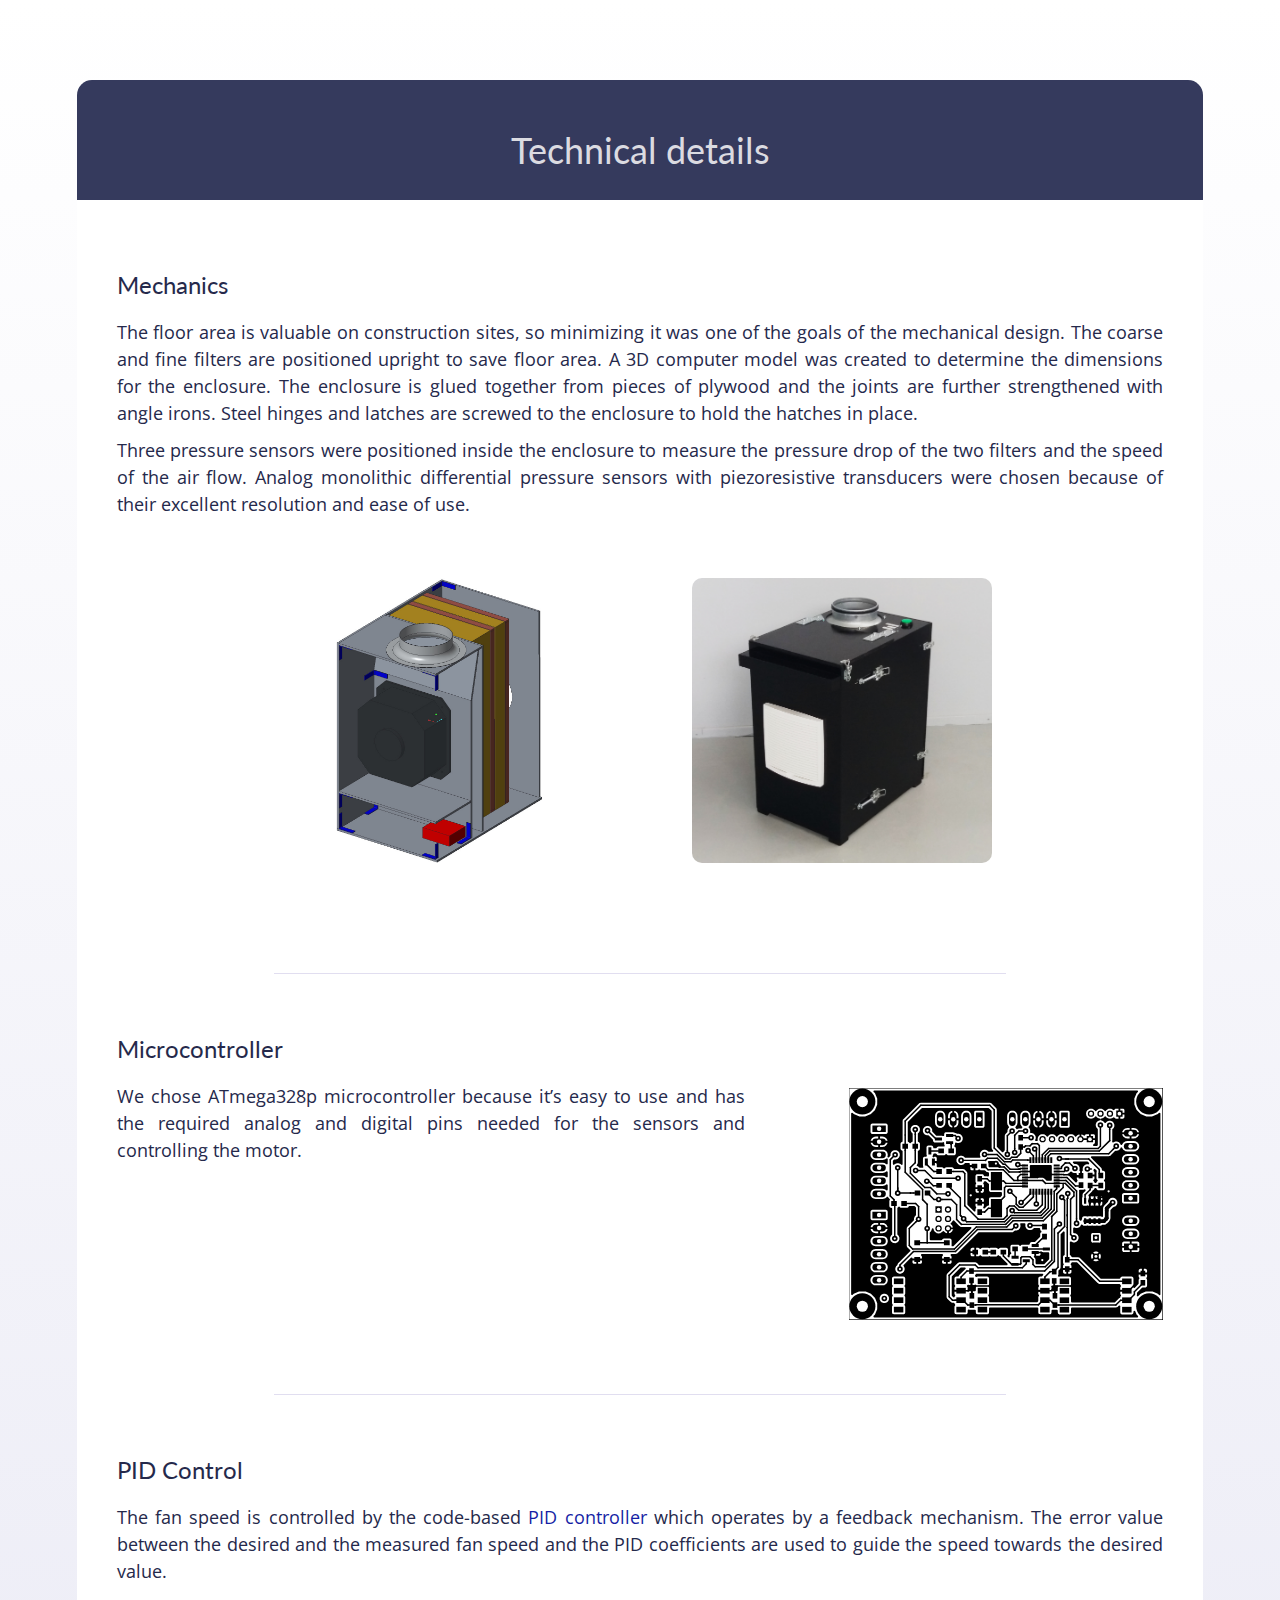
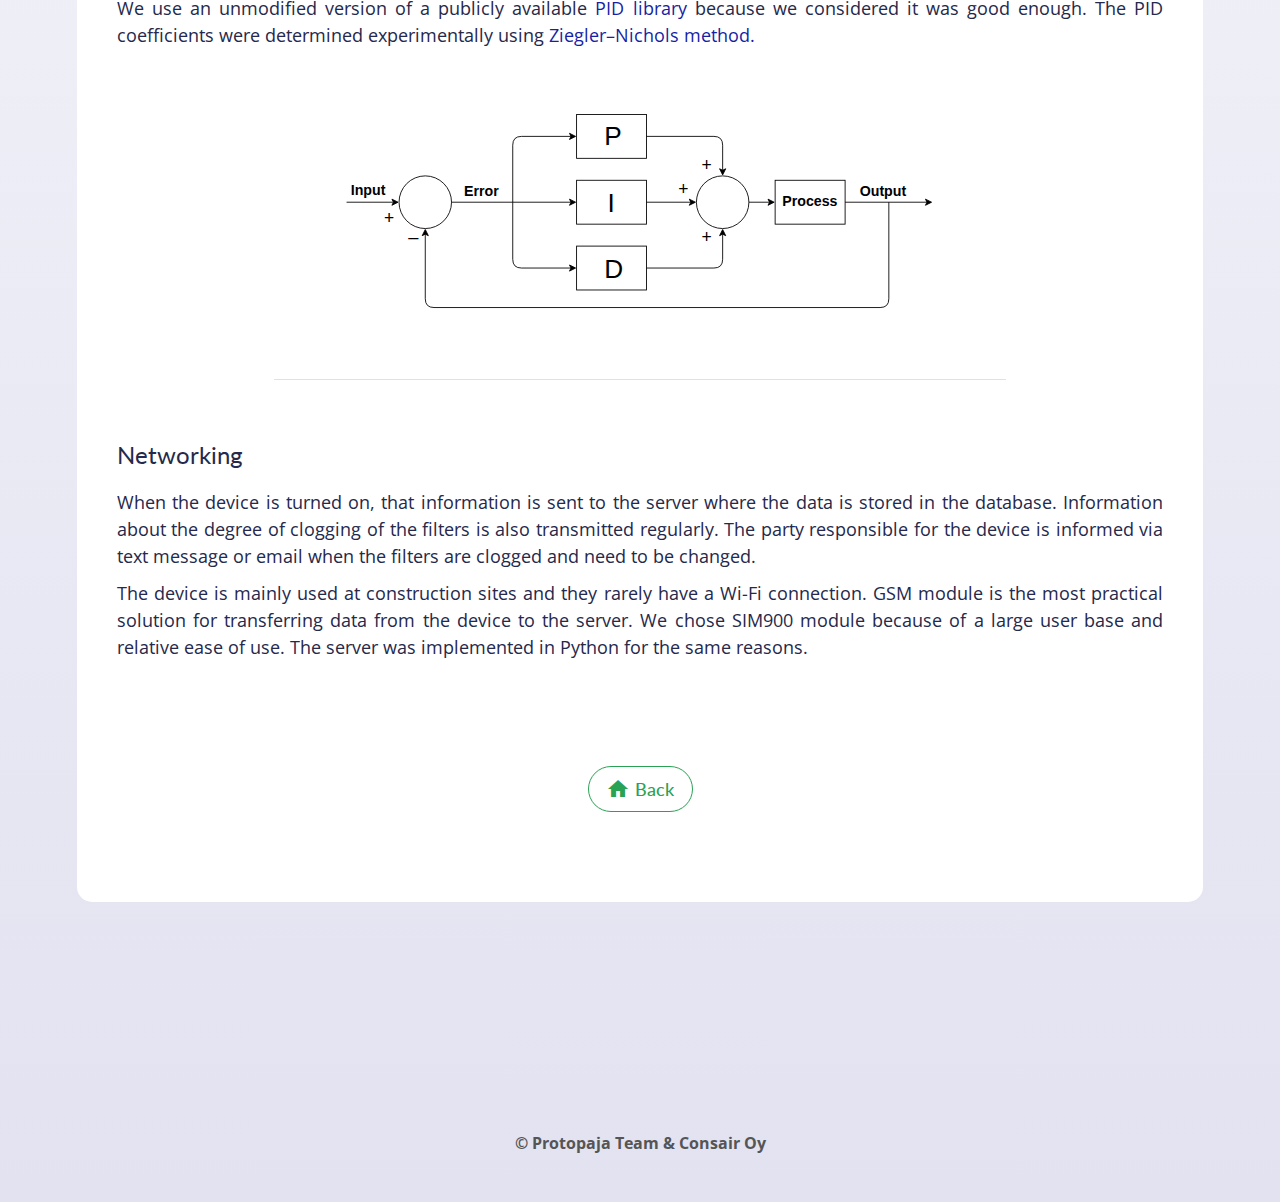
<file: Kotisivu/technical.html>
<!DOCTYPE html>
<html lang="en">

<head>
    <meta charset="UTF-8">
    <meta name="viewport" content="width=device-width, initial-scale=1.0">
    <title>"Consair Proto"</title>
    <link rel="stylesheet" type="text/css" href="style.css">
    <link href="https://fonts.googleapis.com/css?family=Spectral|Lato|Open+Sans" rel="stylesheet">
    <link href="https://fonts.googleapis.com/icon?family=Material+Icons" rel="stylesheet">
</head>

<body id="page2">
<div class="technical">
    <div class="head">
        <span id="technical">Technical details</span>
    </div>
    <div class="section-last section-white">
        <div id="mechanics-details">
            <h2>Mechanics</h2>
            <p>The floor area is valuable on construction sites, so minimizing it was one of the goals of the mechanical
                design. The coarse and fine filters are positioned upright to save floor area. A 3D computer model was
                created to determine the dimensions for the enclosure. The enclosure is glued together from pieces of
                plywood and the joints are further strengthened with angle irons. Steel hinges and latches are screwed
                to the enclosure to hold the hatches in place.
            </p>
            <p>Three pressure sensors were positioned inside the enclosure to measure the pressure drop of the two
                filters and the speed of the air flow. Analog monolithic differential pressure
                sensors with piezoresistive transducers were chosen because of their excellent resolution and ease of use.
            </p>
            <div class="wrapper">
                <div class="gallery-items">
                    <div id="malli">
                        <img src="Kuvat/kotelo_malli.jpg" style="width: 100%">
                    </div>
                    <div class="tech-image">
                        <img src="Kuvat/kotelo.jpg" style="width: 100%; border-radius: 10px;">
                    </div>
                </div>
            </div>
        </div>
        <div class="border"></div>
        <div id="microcontroller-details">
            <h2>Microcontroller</h2>
            <div class="technical-text">
                <p>We chose ATmega328p microcontroller because it’s easy to use and has the required analog and digital
                    pins needed for the sensors and controlling the motor.
                </p>
            </div>
            <div class="technical-image">
                <!--<a target="_blank" href="piirilevy_compressed.png"><img src="piirilevy_compressed.png" style="width: 100%; margin: 0; padding: 0"></a>-->
                <img src="Kuvat/piiri.svg" style="width: 100%; margin: 0; padding: 0;"></a>
            </div>
        </div>
        <div class="border"></div>
        <div id="pid-control">
            <h2>PID Control</h2>
            <p>The fan speed is controlled by the code-based <a href="https://en.wikipedia.org/wiki/PID_controller">PID controller</a> which operates by a feedback mechanism.
                The error value between the desired and the measured fan speed and the PID coefficients are used to guide
                the speed towards the desired value.
            </p>
            <p>We use an unmodified version of a publicly available <a href="https://github.com/br3ttb/Arduino-PID-Library/blob/master/PID_v1.h">PID library</a> because we considered it was good enough. The PID coefficients were determined experimentally using
                <a href="https://en.wikipedia.org/wiki/Ziegler%E2%80%93Nichols_method">Ziegler–Nichols method.</a>
            </p>
            <div style="width: 100%; margin: 0 auto" align="center">
                <!--<img id="PID-image2" src="PID_diagram_2.svg">-->
                <!--<img id="PID-image" src="PID_diagram.svg">-->
                <img id="PID-image" src="Kuvat/PID_diagram_6.svg">
            </div>
        </div>
        <div class="border"></div>
        <div id="networking-details">
            <h2>Networking</h2>
            <p>When the device is turned on, that information is sent to the server where the data is stored in the database. Information about the degree of clogging of the filters
                is also transmitted regularly. The party responsible for the device is informed via text message or email when the filters are clogged and need to be changed.
            </p>
            <p>The device is mainly used at construction sites and they rarely have a Wi-Fi connection. GSM module is the most practical solution for transferring data
                from the device to the server. We chose SIM900 module because of a large user base and relative ease of use. The server was implemented
                in Python for the same reasons.
            </p>
        </div>
        <div class="call-to-action2">
                <span><a href="index.html#learn-more">
                    <i class="material-icons" style="vertical-align: -5px;">home</i>  Back</a></span>
        </div>
    </div>
</div>

<div class="copyright2">
    <a href="/consair#team" style="display: inline-block;"><strong>&copy; Protopaja Team & </strong></a>
    <a href="http://consair.fi/" target="_blank" style="display: inline-block;"> <strong>Consair Oy</strong></a>
</div>

</body>
</html>
</file>
<file: Kotisivu/style.css>
* {
    margin: 0;
    padding: 0;
}

:root {
    --white-color: rgb(235, 235, 235);
    --blue-color: rgb(53, 58, 93);
}

body {
//background: rgb(163, 156, 230);
//background: rgb(229, 229, 235)
//background: linear-gradient(rgb(210, 210, 216),  rgb(229, 229, 235));
//background: linear-gradient(rgb(235, 234, 240), rgb(240, 239, 245));
//background: rgba(27, 37, 75, 0.9);
//background: rgba(27, 37, 75, 1);
//background: linear-gradient(180deg, rgb(255, 255, 255) 5%, rgb(218, 215, 235) 95%);
    background: linear-gradient(180deg, rgb(255, 255, 255) 0%, rgb(226, 226, 241) 100%);
}

h1 {
    font-family: 'Lato', sans-serif;
    /*color: rgb(86, 86, 86);*/
//color : rgb(44, 47, 60);
    color: rgb(37, 41, 75);
//color: rgb(53, 58, 93);
    margin-bottom: 50px;
    /*margin: 0px 10px;*/
    font-size: 32px;
    font-weight: 400;
//padding-bottom: 15px;
    text-align: center;
}

h2 {
    font-family: 'Lato', sans-serif;
    /*color: rgb(86, 86, 86);*/
//color : rgb(44, 47, 60);
    color: rgb(37, 41, 75);
//color: rgb(53, 58, 93);
    margin-bottom : 10px;
    /*margin: 0px 10px;*/
    font-size: 24px;
    font-weight: 400;
    padding-bottom: 5px;
}

h3 {
//color : rgb(24, 24, 35);
//padding-top: 40px;
    font-size: 46px;
    /*font-weight: 600;*/
    padding-bottom: 0;
//text-shadow: 0px 0px 2px rgb(220, 220, 225);
//text-shadow: 0px 0px  1px rgb(79, 83, 95);
}

h4 {
//color : rgb(24, 24, 35);
//text-shadow: 0px 0px  2px rgb(211, 211, 216);
//color : rgb(0, 0, 0);
    font-size: 36px;
    /*font-weight: 600;*/
//padding-bottom: 5px;
}

p {
    font-family: 'Open Sans', sans-serif;
    font-size: 18px;
    /*font-family: 'Roboto', sans-serif;*/
    padding: 5px 0;
    /*margin: 0px 10px;*/
    /*color : rgb(85, 85, 85);*/
//color : rgb(44, 47, 60);
    color: rgb(37, 41, 75);
//color: rgb(53, 58, 93);
    line-height: 1.5;
}

input[type=checkbox]{
    display: none;
    -webkit-appearance: none;
}

input[type=checkbox]:checked ~ .menu{
    display: block;
}

.show-menu {
    font-weight: normal;
    font-style: normal;
    line-height: 1;
    text-transform: none;
    letter-spacing: normal;
    word-wrap: normal;
    white-space: nowrap;
    direction: ltr;
    text-decoration: none;
    margin: 5px;
    color: rgb(225, 225, 225);
//color: rgb(53, 58, 93);
//background: rgb(25, 197, 137);
    background: rgba(165, 165, 165, 0.7);
//background: rgb(245, 245, 245);
//border: 2px solid rgb(53, 58, 93);
//border: 2px solid rgb(155, 155, 155);
    border: 2px solid rgba(155, 155, 155, 0.01);
//border: solid;
    border-radius: 9px;
    text-align: center;
    padding: 5px 8px;
    display: none;
    position: fixed;
    top: 0;
    left: 0;
    z-index: 3;

}

nav {
    font-family: 'Lato', sans-serif;
//background: rgba(33, 37, 55, 0.9);
//background: rgba(27, 37, 75, 0.9);
//background: rgb(49, 54, 93);
    background: rgb(53, 58, 93);
//vertical-align:middle;
    position:fixed;
    top: 0;
    left: 0;
    width: 100%;
    font-size: 18px;
    font-weight: 500;
    z-index: 2;
    text-align: center;
//border-bottom-color: rgba(37, 41, 60, 0.5);
    border-bottom: 1px solid rgba(214, 215, 255, 0.5);
//min-width: 600px;
}

nav ul {
    list-style: none;
}

nav li {
    display: inline-block;

}

nav li a  { /*.dropbtn*/
    /*display: inline-block;
    color: white;
    padding: 14px 16px;
    text-decoration: none;*/
    text-align: center;
    box-sizing: border-box;
    color: rgb(179, 179, 185);
//border: 2px solid rgba(179, 179, 185, 0.4);
    border: 2px solid rgb(53, 58, 93);
    text-decoration: none;
    display: block;
    padding: 8px 22px 8px 22px;
    margin: 13px 10px 13px 10px;
//margin: 12px 10px;
    border-radius: 20px;
    transition: all 0.2s;
}

.dropbtn {
    padding: 10px 12px 7px 20px;
}

nav li a:hover, .dropdown:hover .dropbtn {
    /*background-color: #f0e4c0;*/

//border: 2px solid rgb(229, 229, 235);
    border: 2px solid rgba(225, 225, 225, 0.8);

//border: 2px solid rgb(255, 255, 255);
//border-color: rgb(53, 58, 93);
//color: rgb(53, 58, 93);
//background-color: rgb(255, 255, 255);

//border: 2px solid rgb(53, 58, 93);
//border-bottom: 2px solid rgb(225, 225, 225);
//border-radius: 18px;
//color: rgb(229, 229, 235);
    color: rgb(225, 225, 225);
//background-color: rgb(127, 140, 155);
}

li.dropdown {
    display: inline-block;
}

.dropdown-content {
    display: none;
    position: absolute;
    /*background-color: #f9f9f9;*/
    min-width: 150px;
    /*box-shadow: 0 8px 16px 0 rgba(0,0,0,0.2);*/
    z-index: 1;
//background: rgba(37, 41, 60, 0.9);
//background: rgba(27, 37, 75, 0.9);
    background: rgb(53, 58, 93);
    /*transform: translate(100px 100px);*/

    /*top: 100%;
    left: 59%;
    margin-left: -40px;*/
}

.dropdown-content a {
    /*color: black;*/
    padding: 7px 14px;
    text-decoration: none;
    display: block;
    text-align: left;
    /*background-color: rgb(229, 229, 235);*/
    color: rgb(179, 179, 185);
    border: 2px solid rgba(179, 179, 185, 0.4);
//border-radius: 15px;
    margin: 10px 10px;
    font-size: 16px;
    transition: color 0.15s, border 0.15s, background-color 0.15s;
}

.dropdown-content a:hover {
    background-color: rgb(109, 120, 135);
    transition: all 0.15s;
}

.dropdown:hover .dropdown-content {
    display: block;
}

/*#github {
    color: rgb(8, 125, 57);
//border: 2px solid rgba(8, 115, 56, 0.7);
    border: 2px solid rgb(53, 58, 93);
//border-radius: 25px;
}

#github:hover {
//border: 2px solid rgb(8, 185, 69);
    border: 2px solid rgb(53, 58, 93);
//border: 2px solid rgba(51, 215, 123, 0.95);
    color: rgb(8, 185, 69);
//color: rgb(8, 215, 78);
//color: rgb(27, 215, 103);
//background: rgb(245, 226, 176);
//background: rgb(8, 235, 78);
}
*/
#mobile {
//background: rgba(37, 41, 60, 0.9);
    background: rgb(53, 58, 93);
    position: fixed;
    width: 100%;
    color: rgb(179, 179, 185);
    padding: 16px 20px;
    font-size: 24px;
    display: none;
    z-index: 1;

}

.front-image {
    margin: 0 0;
    padding: 0 50px;
//z-index: 1;
    overflow: hidden;
    position: relative;
    top: 68px;
    height: 700px;
    /*max-width: 100%;*/
    /*border-style: none;*/
//background-image: url("pic1_crop_blue_shrink.png");
//background-image: url("kotelo_min.png");
//background-image: url("IMG_20170811_204426_th_3_tf_1_cr.png");
    background-image: url("./Kuvat/IMG_20170811_204426_tf_cr_b&w_th_cf_blue.png");
    background-repeat: no-repeat;
    background-position: center center;
    background-size: cover;
    /*border: solid;
    border-width: 1px;
    border-color: background: rgb(37, 41, 60);*/
}

.container {
    display: inline-block;
//float:left;
    margin: 0 7% 40px 7%;
    height: 400px;
    width: 400px;
//border: 2px solid black;
//overflow: auto;
    vertical-align: bottom;
}

.container2 {
//background: rgba(27, 37, 75, 0.9);
    background: rgb(53, 58, 93);
}

.container3 {
    margin: 0 auto;
    max-width: 700px;
}

.embed-container {
    position: relative;
    padding-bottom: 56.25%;
    height: 0;
    overflow: hidden;
    max-width: 100%;
    margin: 120px 0 30px 0;
//border: solid 1px rgb(53, 58, 93);
    transition: all 0.15s;
}

.embed-container iframe, .embed-container object, .embed-container embed {
    position: absolute;
    top: 0;
    left: 0;
    width: 100%;
    height: 100%;
}

.embed-container:hover {
//border: solid 1px rgba(235, 235, 235, 0.2);
//box-shadow: 2px 2px 2px white;
    box-shadow:  0px 2px 4px 0px rgba(200, 205, 240,0.5);
    -webkit-box-shadow: 0 0 6px rgba(200, 205, 240, 0.5);
}

/*.video-container {
    position: relative;
    padding-bottom: 56.25%;
    //padding-top: 30px;
    height: 0;
    overflow: hidden;
    margin: 120px 10% 30px 10%;
    max-width: 800px;
    max-height: 450px;
}

.video-container iframe,
.video-container object,
.video-container embed {
    position: absolute;
    top: 0;
    left: 0;
    width: 100%;
    height: 100%;
}*/

.portrait {
    width: 350px;
//height: 300px;
    margin: 40px 4% 80px 4%;
    text-align: center;
    display: inline-block;
    vertical-align: top;
    /*border: solid;
    border-width: 1px;
    border-color: background: rgb(37, 41, 60);*/
}

.portrait h2 {
    padding: 50px 0 15px 0;
}

.portrait-border1 {
    margin: auto;
    width: 300px;
//background: rgb(205, 205, 225);
    background: rgb(21, 22, 26);
    border-radius: 50%;
    clip-path: ellipse(43% 45% at 50% 50%);
}

.portrait-border2 {
//background: rgb(14, 12, 10);
//background: rgb(205, 194, 172);
    background: rgb(205, 200, 175);
//background: rgb(230, 226, 213);
    border-radius: 50%;
    clip-path: ellipse(42.5% 45.5% at 50% 50%);
//clip-path: inset(1% 1% 1% 1%);
}

.portrait-border3 {
//color: rgb(235, 235, 235);
//background: rgb(156, 155, 176);
//background: rgb(217, 217, 217);
    background: rgb(21, 22, 26);
    border-radius: 50%;
//clip-path: ellipse(41% 43% at 50% 50%);
    clip-path: ellipse(40.5% 42.5% at 50% 50%);
//clip-path: inset(6% 6% 6% 6%);
}



.portrait img {
    vertical-align: middle;
    max-width: 100%;
//max-height: 70%;
//border: 4px solid rgb(0, 0, 0);
    border-radius: 50% 50% 50% 50%;
//-webkit-clip-path: ellipse(44% 49% at 50% 50%);
//clip-path: ellipse(44% 49% at 50% 50%);
//clip-path: ellipse(42% 49% at 50% 50%);
    clip-path: ellipse(40% 42% at 50% 50%);
//clip-path: inset(7% 7% 7% 7%);
}


.container p {
    text-align: justify;
}

.container h2 {
    margin: 15px 0 25px 0;
}

.header {
    position:relative;
    text-align:center;
    font-family: 'Spectral', sans-serif;
    font-weight: 700;
//color: rgb(49, 51, 60);
    color: rgb(53, 58, 93);
    max-width: 450px;
    margin: 220px auto;
    /*text-shadow: 0px 0px  1px rgb(79, 83, 95);*/
//z-index:1;
//border-style:solid;
//border-width: 0;
//border-color: rgb(37, 41, 60);
//background-color: rgba(255, 255, 255, 0.1);
//border-radius: 40px;
//background: rgba(239, 241, 246, 0.2);
//background: linear-gradient(270deg, rgb(239, 241, 246) 0%, transparent 85%);
    background: linear-gradient(270deg, rgba(243, 243, 245, 0.8) 30%, rgba(243, 243, 245, 0.4) 100%);
//background: rgb(239, 241, 246);
//background: none;
//box-shadow:  0px 3px 7px 0px rgb(239, 241, 246);
//-webkit-box-shadow: 0 0 10px rgb(239, 241, 246);
//box-shadow: 0 0 10px rgb(239, 241, 246);

    /*border: 6px solid transparent;
    -moz-border-image: -moz-linear-gradient(top, rgb(59, 63, 85) 0%, rgb(37, 41, 60) 100%);
    -webkit-border-image: -webkit-linear-gradient(top, rgb(59, 63, 85) 0%, rgb(37, 41, 60) 100%);
    border-image: linear-gradient(to bottom, rgb(59, 63, 85) 0%, rgb(37, 41, 60) 100%);
    border-image-slice: 1;*/
}

.anchor{
    display: block;
    height: 67px; /*same height as header*/
    margin-top: -67px; /*same height as header*/
    visibility: hidden;
}

.anchor2 {
    display: block;
    height: 78px; /*same height as header*/
//margin-top: -78px; /*same height as header*/
//visibility: hidden;
    border: solid 2px black;
}

.section {
    box-sizing: border-box;
    padding: 130px 0 100px 0;
    margin: 0px 0 0px 0;
//min-width: 600px;
    text-align: justify;
//border: solid;
//border-width: 10px;
//border-color: white;
    /*border-bottom: solid;
    border-width: 2px;
    border-bottom-color: rgb(229, 229, 235);*/
}

.section-first {
    padding: 196px 20% 100px 20%;
    margin: 0px 0 0px 0;
//min-width: 600px;
    text-align: justify;
    /*border-bottom: solid;
    border-width: 2px;
    border-bottom-color: rgb(229, 229, 235);*/
}

.section-team {
    padding: 130px 8% 100px 8%;
    margin: 0 0 0 0;
//min-width: 600px;
    text-align: justify;
    /*border-bottom: solid;
    border-width: 2px;
    border-bottom-color: rgb(229, 229, 235);*/
}

.section-last {
//min-width: 350px;
    padding: 70px 40px 40px 40px;
//margin: 0;
//min-width: 600px;
    border-radius: 0 0 15px 15px;
    /*border-left: solid;
    border-right: solid;
    border-bottom: solid;
    border-width: 1px;
    border-left-color: rgb(55,55,55);
    border-right-color: rgb(55,55,55);
    border-bottom-color: rgb(55,55,55);*/
}

.section-blue {
//color: white;
    /*background-color: #f7f7f7;*/
//background-color: rgba(27, 37, 75, 0.9);
    background: rgb(53, 58, 93);
//background: linear-gradient(rgb(255, 255, 255), rgb(0, 0, 0));
//background: linear-gradient(15deg, rgb(90, 107, 173) 5%, rgb(57, 54, 112) 95%);
}

.section-blue h1 {
    color: rgb(225, 225, 225);
}

.section-blue h2 {
    color: rgb(225, 225, 225);
    margin: 10px;
}

.section-blue p {
    color: rgb(225, 225, 225);
}

.section-white {
    background-color: rgb(255, 255, 255);
}

.title {
    font-family: 'Lato', sans-serif;
    margin: 0 auto;
    width: 230px;
//height: 200px;
//border: 1px solid rgb(66, 75, 113);
    border-radius: 40px 10px;
    background: rgb(66, 75, 113);
    color: rgb(235, 235, 235);
    text-align: center;
}

.title h1 {
    color: rgb(235, 235, 235);
    padding: 15px 0;
    box-sizing: border-box;
//border: 1px solid rgb(66, 75, 113);
//border-radius: 20px 10px;
    display: block;
    text-align: center;
}

.wrapper {
    margin: 0 auto;
    width: 90%;
}

.head {
    min-width: 350px;
    height: 120px;
//margin: 0 4%;
//background: rgba(46, 50, 70, 0.9);
    background: rgb(53, 58, 93);
//background: rgba(37, 41, 60, 0.9);
//background: rgba(52, 57, 84, 0.9);
    border-radius: 15px 15px 0px 0px;
    text-align: center;
    line-height: 140px;
}

.technical {
    margin: 80px 6% 0 6%;
}

.technical p {
    text-align: justify;
}

.technical img {
//border-radius: 8px;
    margin:  0 10px 0 20px;
//border: 1px solid rgb(221, 221, 221);
//padding: 5px;
//box-shadow: 4px 4px 8px 0 rgba(0, 0, 0, 0.4);
    transition: 0.15s;
}

.technical img:hover {
//border: 1px solid rgb(221, 221, 221);
//opacity: 0.8;
}

#microcontroller-details {
    display: inline-block;
}

.technical-text {
    float: left;
    width: 60%;
}

.technical-image {
    float: right;
    width: 30%;
    max-width: 400px;
    min-width: 300px;
    padding: 10px 0;
    margin: 0 auto;
}

.tech-image {
    width: 400px;
//margin: 30px 5px 30px 5px;
    display: inline-block;
    border-radius: 10px;
    padding: 5px;
    margin: 50px 7% 30px 7%;
}

#malli {
    margin: 50px 7% 30px 7%;
    display: inline-block;
    border-radius: 10px;
    height: 300px;
    width: 290px;
    padding: 5px;
}

#PID-image {
    width: 600px;
    margin: 60px 0 0 0;
    padding: 0;
    box-shadow: none;
}

#technical {
    color: rgb(219, 219, 225);
//color: rgb(209, 209, 215);
//padding: 50px;
    font-size: 36px;
    font-family: 'Lato', sans-serif;
//font-family: 'Open Sans', sans-serif;
    font-weight: 400;
}

#pid-control a:link {
    text-decoration: none;
    color: rgb(22, 31, 165);
}

#pid-control a:visited {
//color: rgb(62, 97, 155);
//color: rgb(175, 168, 180);
    color: rgb(126, 131, 196);
}

#pid-control a:hover {
    color: rgb(22, 31, 165);
    text-decoration: underline;
}

#pid-control a:active {
    text-decoration: underline;
}

.divider {
    text-align: center;
    margin: 0 0;
    background-color: rgb(255, 255, 255);
//height: 100px;
}

.divider2 {
    border-bottom: white;
    margin-top: 700px
}

.border {
    box-sizing: border-box;
    width: 70%;
//height: 10px;
    margin:  60px auto 60px auto;
    border-bottom: 1px solid rgb(225, 222, 240);
    /*border-bottom: solid;
    border-bottom-width: 1px;
    border-bottom-color: rgb(255, 255, 255);*/
}

.gallery {
    margin: 80px 6% 0 6%;
}

.gallery-items {
    margin: 0 auto;
    text-align: center;
}

.gallery-item {
    vertical-align: bottom;
    margin: 0 auto;
    padding: 5px;
    display: inline-block;
}

.gallery img {
    width: 400px;
    border-radius: 10px;
    box-shadow: none;

}

.icons-section {
    /*border-left: solid;
    border-right: solid;
    border-width: 1px;
    border-color: rgb(29, 32, 45);*/
    padding: 10px;
    height: 300px;
    margin: 0 0 2px 0;
//background: rgb(244, 244, 247);
    background: rgb(255, 255, 255);
    min-width: 300px;
}

/*.icons-section img {
    height: 80px;
    width: 80px;
}*/
.icon-image {
    vertical-align: top;
    display: inline-block;
    text-align: center;
    font-family: Open Sans, sans-serif;
    font-size: 30px;
    font-weight: 400;
    width: 300px;
    height: 200px;
    margin-bottom: 40px;
}

.icon-image img {
//width: 60px;
//height: 60px;
//background-color: blue;
}
.caption {
//display: block;
//padding: 10px;
//margin-bottom: 30px;
}

.caption2 {
    display: block;
    margin-bottom: 60px;

}

#microcontroller .caption {
    padding: 5px 10px 10px 10px;
}

#networking .caption {
    padding: 0px 10px 10px 10px;
}

.call-to-action {
    font-family: 'Lato', sans-serif;
    font-size: 18px;
    font-weight: 500;
    width: 155px;
    text-align: center;
    margin: 0 auto;
}

.call-to-action2 {
    font-family: 'Lato', sans-serif;
    font-size: 18px;
    font-weight: 500;
    width: 105px;
    text-align: center;
    margin: 100px auto 50px auto;
}

.call-to-action a {
    text-align: center;
    box-sizing: border-box;
    text-decoration: none;
    color: rgb(42, 162, 84);
    border-radius: 30px;
    border: 1px solid rgb(42, 162, 84);
    display: block;
    margin: 10px auto;
    padding: 10px 0 10px 10px;
    transition: color 0.3s, border 0.3s;
}

.call-to-action2  a {
    text-align: center;
    box-sizing: border-box;
    text-decoration: none;
    color: rgb(42, 162, 84);
    border-radius: 30px;
    border: 1px solid rgb(42, 162, 84);
    display: block;
    margin: 10px auto;
    padding: 10px 0 10px 0;
    transition: color 0.3s, border 0.3s;
}

.call-to-action a:hover {
//border: 1px solid rgb(255, 255, 255);
    color: rgb(255, 255, 255);
    background: rgb(30, 154, 57);
//background: linear-gradient(50deg, rgb(45, 175, 94) 0%, rgb(16, 136, 105) 100%);
}

.call-to-action2 a:hover {
//border: 1px solid rgb(255, 255, 255);
    color: rgb(255, 255, 255);
//background: rgb(42, 162, 84);
    background: rgb(30, 154, 57);
//background: linear-gradient(50deg, rgb(45, 175, 94) 0%, rgb(0, 136, 122) 100%);
}

#parts {
//text-decoration: none;
//color: rgb(255, 255, 255);
//color: rgb(42, 162, 84);
//padding: 10px 0px 5px 10px;
}

#parts:hover {
//color: rgb(40, 110, 36);
//color: rgb(255, 255, 255);
}

.return {
    font-family: 'Lato', sans-serif;
    font-size: 18px;
    font-weight: 600;
    background: rgb(215, 214, 220);
    border-color: rgb(76, 79, 97);
    border-width: 1px;
    color: rgba(76, 79, 97, 0.8);
    border: solid;
    border-radius: 10px;
    width: 80px;
    height: 40px;
    line-height: 40px;
    text-align: center;
    transition: color 0.15s, border 0.15s;
    margin: 40px 0 0 0;
}

.return:hover {
    color: rgb(54, 56, 73);
    background: rgb(187, 196, 210);
}

#return-button {
    text-decoration: none;
    color: rgba(76, 79, 97, 0.8);
    padding: 10px 5px 5px 5px;
}

.list {
    /*font-family: 'Open-sans', sans-serif;
    font-size: 20px;
    padding: 5px 0 0 10px;*/
    font-family: 'Open Sans', sans-serif;
    font-size: 18px;
    /*font-family: 'Roboto', sans-serif;*/
    padding: 12px 20px 12px 20px;
    line-height: 1.5;
    font-style: italic;
    /*margin: 0px 10px;*/
    /*color : rgb(85, 85, 85);*/
    color : rgb(29, 32, 45);
    margin: 22px 20px 22px 20px;

    border-left: solid;
    border-right: solid;
    border-width: 1px;
    border-color: rgb(29, 32, 45);


}
.list li {
//line-height: 2.0;
    margin: 8px;
    list-style-image: url("custom_bullet.svg");
}

.copyright {
    box-sizing: border-box;
    text-align: center;
    margin: 0;
    height: 300px;
    padding-top: 230px;
    background-color: rgb(255, 255, 255);
}

.copyright2 {
    box-sizing: border-box;
    background: transparent;
    text-align: center;
    margin: 0 6%;
//width: 100%;
    height: 300px;
    padding-top: 230px;
    /*background-color: #f3f3f3;*/
}

.copyright a {
    font-family: 'Open Sans', sans-serif;
    font-size: 16px;
    color : rgb(85, 85, 85);
    text-decoration: none;
}

.copyright p {
    font-family: 'Open Sans', sans-serif;
    font-size: 16px;
    color : rgb(85, 85, 85);
}

.copyright2 a {
    font-family: 'Open Sans', sans-serif;
    font-size: 16px;
    color : rgb(85, 85, 85);
    text-decoration: none;
}

.copyright2 p {
    font-family: 'Open Sans', sans-serif;
    font-size: 16px;
    color : rgb(85, 85, 85);
}

.protopaja-team {
    box-sizing: border-box;
    text-align: center;
    width: 100%;
    height: 300px;
    padding-top: 230px;
    font-family: "Open Sans", sans-serif;
    font-size: 16px;
    color : rgb(85, 85, 85);
}

.gallery {

}


@media only screen and (max-width: 1850px) {
    .portrait {
    //width: 350px;
    //margin: 40px 7% 60px 7%;
        margin: 40px 3% 80px 3%;
    }
}

@media only screen and (max-width: 1700px) {
    .header {
        background: linear-gradient(270deg, rgba(243, 243, 245, 0.8) 50%, rgba(243, 243, 245, 0.2) 100%);
    }

    .portrait {
        width: 320px;
        margin: 40px 3% 80px 3%;
    }

}

@media only screen and (max-width: 1450px) {
    .container {
        margin: 0 5% 20px 5%;
        height: 400px;
        width: 400px;
    }

    .portrait {
        width: 400px;
        margin: 40px 5% 60px 5%;
    }

    .tech-image {
        width: 300px;
        padding: 5px;
        margin: 50px 7% 30px 7%;
    }

    #malli {
        margin: 50px 7% 30px 7%;
        width: 218px;
    }
}

@media only screen and (max-width: 1250px) {
    .portrait {
        width: 400px;
        margin: 40px 3% 60px 3%;
    }
}

@media only screen and (max-width: 1200px) {
    .container {
        margin: 0 5% 60px 5%;
        height: 400px;
        width: 350px;
    }

    .technical-text {
        width: 55%;
    }

    #PID-image {
        width: 75%;
        margin-top: 60px;
    }
}

@media only screen and (max-width: 1050px) {
    .container {
        margin: 0 5% 80px 5%;
        height: 420px;
        width: 300px;
    }

    .technical-text {
        width: 45%;
    }

    .tech-image {
        width: 400px;
        margin: 80px 7% 30px 7%;
    }

    #malli {
        margin: 50px 7% 30px 7%;
        width: 290px;
    }
}

@media only screen and (max-width: 900px) {
    .container {
        margin: 0 5% 20px 5%;
        height: 400px;
        width: 400px;

    }
}

@media only screen and (max-width: 800px) {
    .technical-text {
        width: 100%;
        float: none;
    }

    .technical-image {
        margin: 0 auto;
        padding: 30px 0 0 0;
        float: none;
    }

    #PID-image {
        width: 100%;
    }
}

@media only screen and (max-width: 700px) {
    .container {
        margin: 0 5% 20px 5%;
        height: 400px;
        width: 350px;
    }

    .portrait {
        width: 350px;
        margin: 40px 2% 60px 2%;
    }

    .tech-image {
        width: 300px;
        padding: 5px 0;
        margin: 50px 0 30px 0;
    }

    #malli {
        margin: 50px 0 30px 0;
        width: 218px;
        padding: 5px 0;
    }
}

@media only screen and (max-width: 600px) {
    /*.copyright2 {
        padding-top: 130px;
        height: 200px;
    }*/

    .container {
        margin: 0 5% 20px 5%;
        height: 450px;
        width: 300px;
    }

    .embed-container {
        margin: 80px 0 30px 0;
    }

    .portrait {
        width: 300px;
        margin: 40px 2% 60px 2%;
    }

    .portrait-border1 {
        width: 250px;
    }

    .section-first {
        padding: 130px 15% 100px 15%;
    }

    .technical {
        margin: 0 0 0 0;
    }

    .head {
        border-radius: 0;
    }

    .section-last {
        border-radius: 0;
    }

    .technical img {
        margin: 0;
    }

    .show-menu {
        display:block;
    }

    nav li a {
        margin: 1px;
    //padding: 10px;
    }

    nav li {
        display: block;
        padding: 0;
        margin: 0 35%;
    //width: 50px;
    //visibility: hidden;
    //margin: 0;
    //padding: 0;
    }

    nav {
    //z-index: 0;
    //top: 40px;
        display: none;
        text-align: center;
        margin: 0;
        padding: 0;
    //border: none;
    //background: white;
    }

    .front-image {
    //position: absolute;
        top: 0px;
    }

    .anchor {
        height: 0px; /*same height as header*/
        margin-top: 0px; /*same height as header*/
        visibility: hidden;
    }

    .gallery {
        margin: 0;
    }

    .gallery img {
        width: 300px;
        padding-top: 0;
    }


}

@media only screen and (max-width: 500px) {
    .technical-image {
        min-width: 250px;
    }
    .header {
        background: linear-gradient(270deg, rgba(243, 243, 245, 0.6) 0%, rgba(243, 243, 245, 0.4) 100%);
    }

    nav li {
        margin: 0 32%;
    }

    .tech-image {
        width: 250px;
        padding: 5px 0;
        margin: 0 0 30px 0;
    }

    #malli {
        margin: 50px 0 0 0;
        width: 182px;
        padding: 5px 0;
    }

    .gallery img {
        width: 100%;
        padding-top: 0;
    }
}

@media only screen and (max-width: 400px) {
    .container {
        margin: 0 5% 30px 5%;
        height: 500px;
        width: 250px;
    }

    .portrait {
        width: 250px;
        margin: 40px 2% 60px 2%;
    }

    .portrait-border1 {
        width: 250px;
    }

    .tech-image {
        width: 200px;
        padding: 5px 0;
    }

    #malli {
        margin: 50px 0 0 0;
        width: 146px;
        padding: 5px 0;
    }

    .gallery img {
        width: 100%;
        padding: 0 0 5px 0;
        margin: 0;
    }
}








/*@media only screen and (max-width: 830px) {

    #mobile {
        display: inline;
    }

    nav {
        max-width: 105px;
        position: fixed;
        top: 55px;
        display: none;
    }

    .mobile:hover nav {
        display: block;
    }

    nav li {
        display: inline;
    }

    nav li.dropdown {
        display: inline;
    }

    nav li a {
        max-width: 90px;
        padding: 5px 10px 7px 10px;
        margin: 10px 8px;
        border-radius: 16px;
    }

    .dropbtn {
        padding: 5px 0px 5px 8px;
    }

    .front-image {
        top: 56px;
        height: 400px;
    }

    .section-first {
        padding: 85px 50px 30px 30px;
    }

    .anchor {
        //height: 55px;
        //margin-top: -55px;
        //visibility: hidden;
    }

    nav li a:hover, .dropdown:hover .dropbtn {
        border-radius: 16px;
    }

    .dropdown-content {
        left: 100%;
        bottom: -48px;
        min-width: 100px;
    }

    .dropdown-content a {
        width: 100px;
        margin: 10px 8px;
    }

    .header {
        margin: 60px auto;
        font-weight: 600;
    }

    h3 {

        font-size: 40px;
    }

    h4 {
        font-size: 32px;
    }
}*/
</file>
